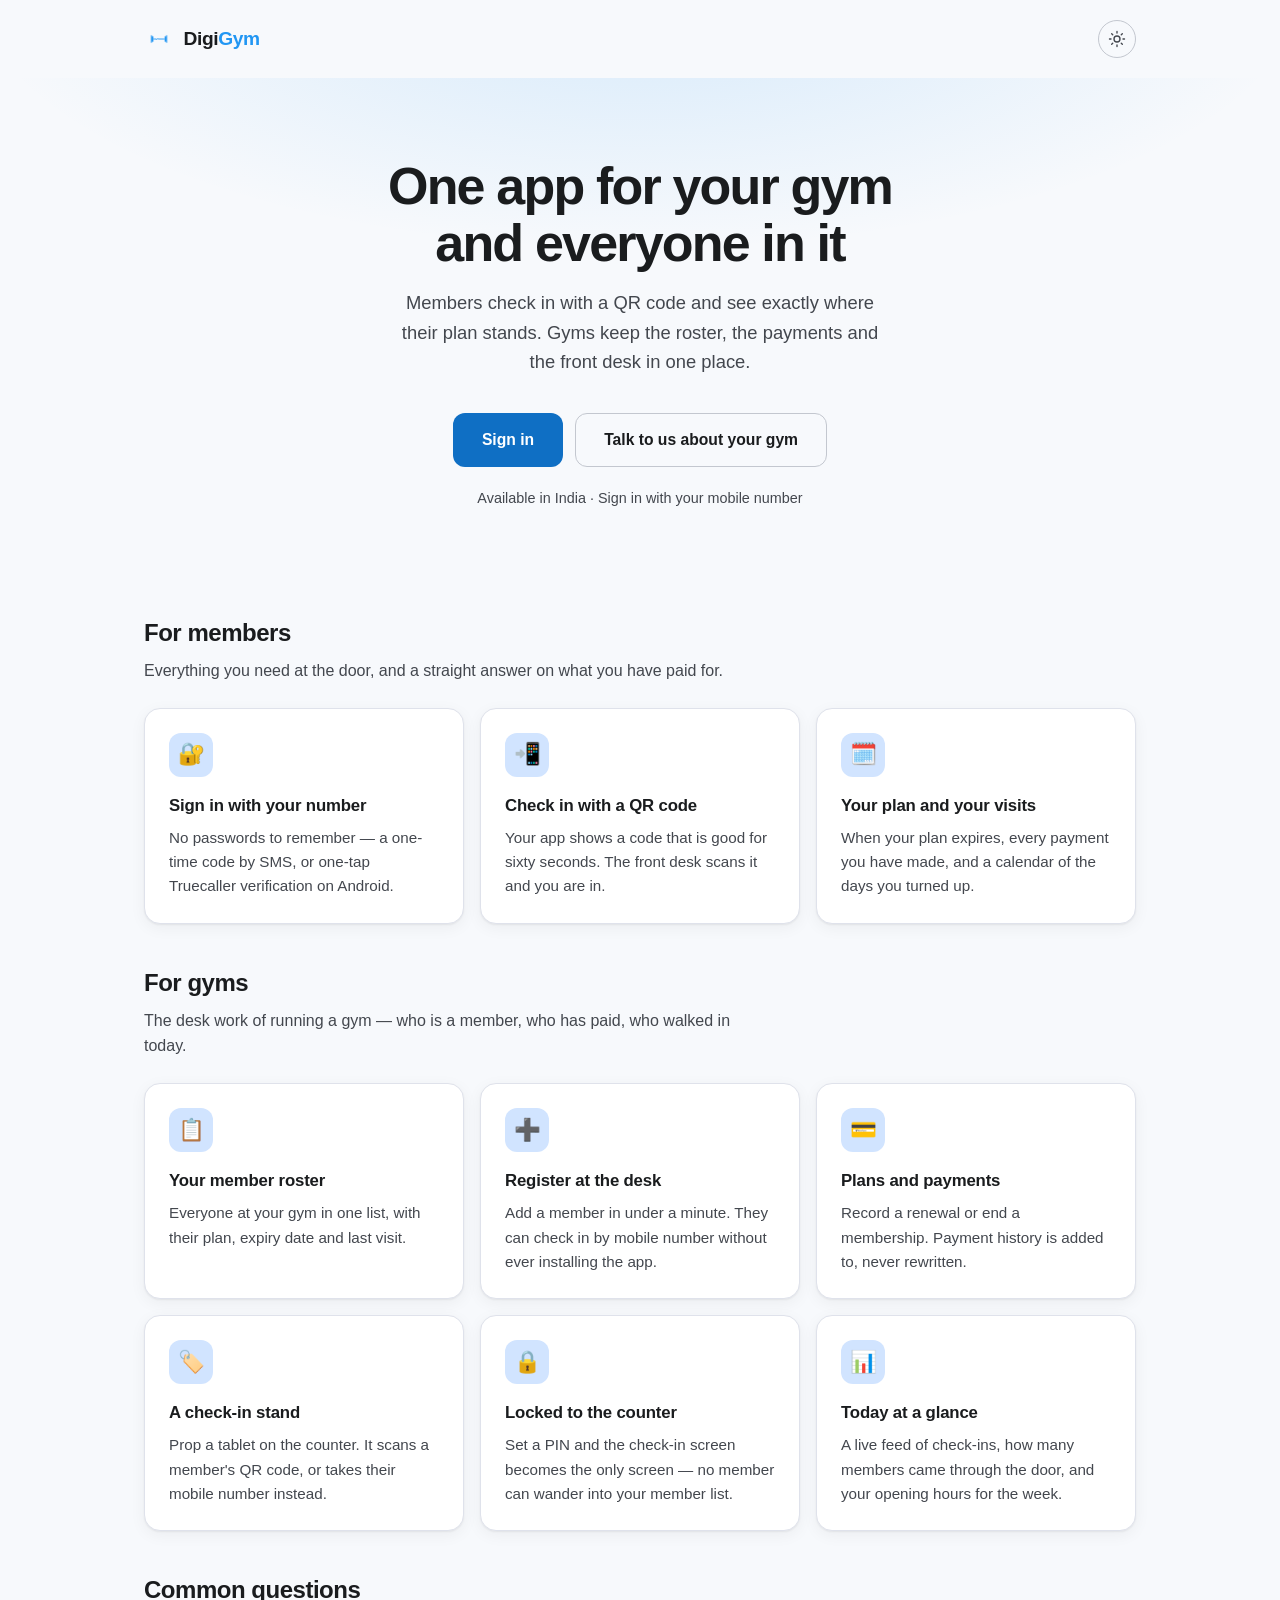
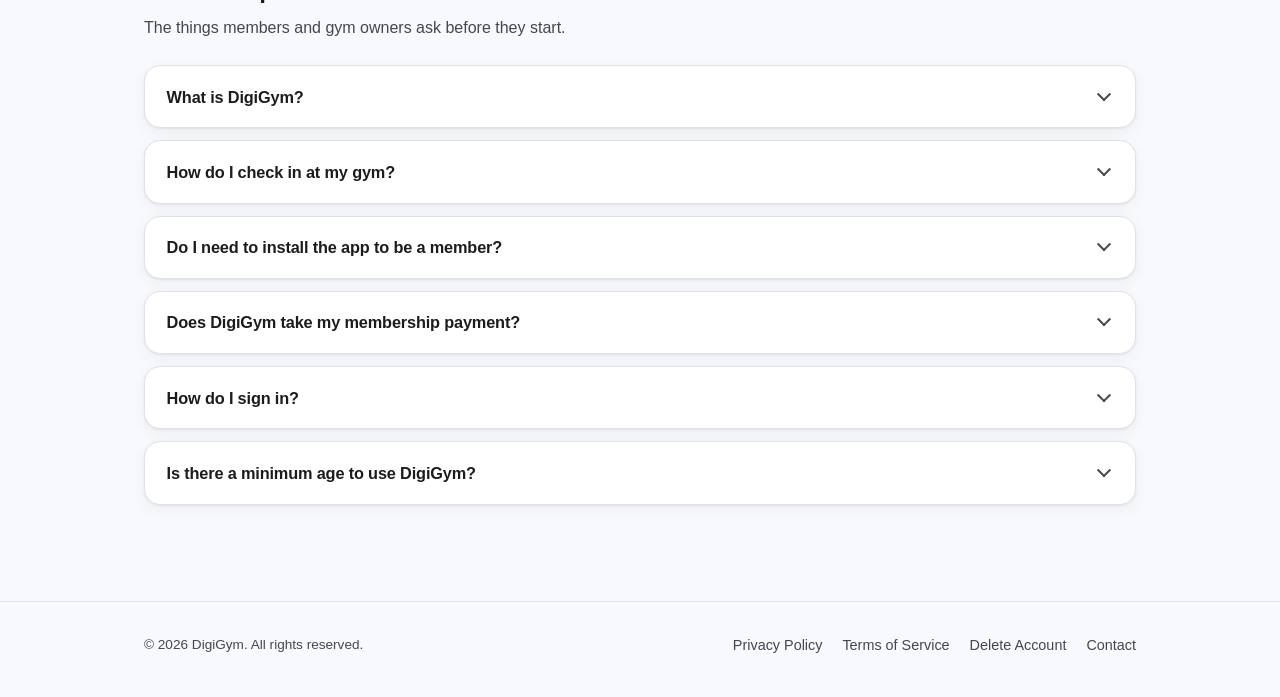
<file: index.html>
<!doctype html>
<html lang="en-IN">
<head>
<meta charset="utf-8">
<meta name="viewport" content="width=device-width, initial-scale=1">
<title>DigiGym — Gym membership and check-in, on your phone</title>
<meta name="description" content="DigiGym gives members a QR check-in and their plan at a glance, and gives gyms their roster, payments and front desk in one app. Made for gyms in India.">
<link rel="canonical" href="https://digigym.fit/">
<meta name="robots" content="index, follow, max-image-preview:large, max-snippet:-1">
<meta name="theme-color" content="#2196f3" media="(prefers-color-scheme: light)">
<meta name="theme-color" content="#101418" media="(prefers-color-scheme: dark)">

<!-- Open Graph / Twitter. Absolute URLs are required here — a scraper does not
     resolve relative paths against the page it fetched. -->
<meta property="og:type" content="website">
<meta property="og:site_name" content="DigiGym">
<meta property="og:locale" content="en_IN">
<meta property="og:url" content="https://digigym.fit/">
<meta property="og:title" content="DigiGym — Gym membership and check-in, on your phone">
<meta property="og:description" content="Members check in with a QR code and see exactly where their plan stands. Gyms keep the roster, the payments and the front desk in one place.">
<meta property="og:image" content="https://digigym.fit/assets/images/og-image.png">
<meta property="og:image:width" content="1200">
<meta property="og:image:height" content="630">
<meta property="og:image:alt" content="DigiGym — gym membership and check-in, on your phone">
<meta name="twitter:card" content="summary_large_image">
<meta name="twitter:title" content="DigiGym — Gym membership and check-in, on your phone">
<meta name="twitter:description" content="Members check in with a QR code and see exactly where their plan stands. Gyms keep the roster, the payments and the front desk in one place.">
<meta name="twitter:image" content="https://digigym.fit/assets/images/og-image.png">
<meta name="twitter:image:alt" content="DigiGym — gym membership and check-in, on your phone">

<link rel="icon" href="/favicon.ico" sizes="16x16 32x32 48x48">
<link rel="icon" type="image/png" sizes="32x32" href="/assets/images/favicon-32.png">
<link rel="icon" type="image/png" sizes="192x192" href="/assets/images/favicon-192.png">
<link rel="apple-touch-icon" href="/assets/images/apple-touch-icon.png">
<link rel="manifest" href="/site.webmanifest">
<link rel="stylesheet" href="/assets/style.css">
<script>
/* Applies a saved theme choice before first paint, so a dark-mode visitor
   never sees a white flash. Anyone who has not chosen falls through to the
   stylesheet's prefers-color-scheme block. */
(function(){try{var t=localStorage.getItem('digigym-theme');if(t==='dark'||t==='light'){document.documentElement.setAttribute('data-theme',t);}}catch(e){}})();
</script>
<script src="/assets/theme.js" defer></script>
<script type="application/ld+json">
{
  "@context": "https://schema.org",
  "@graph": [
    {
      "@type": "Organization",
      "@id": "https://digigym.fit/#organization",
      "name": "DigiGym",
      "url": "https://digigym.fit/",
      "email": "hello@digigym.fit",
      "logo": {
        "@type": "ImageObject",
        "url": "https://digigym.fit/assets/images/favicon-512.png",
        "width": 512,
        "height": 512
      },
      "image": "https://digigym.fit/assets/images/og-image.png",
      "description": "DigiGym makes gym membership and check-in software for gyms and their members in India.",
      "areaServed": { "@type": "Country", "name": "India" },
      "contactPoint": {
        "@type": "ContactPoint",
        "contactType": "customer support",
        "email": "hello@digigym.fit",
        "areaServed": "IN",
        "availableLanguage": "en"
      }
    },
    {
      "@type": "WebSite",
      "@id": "https://digigym.fit/#website",
      "url": "https://digigym.fit/",
      "name": "DigiGym",
      "description": "Gym membership and check-in software for members and gyms.",
      "inLanguage": "en-IN",
      "publisher": { "@id": "https://digigym.fit/#organization" }
    },
    {
      "@type": "WebPage",
      "@id": "https://digigym.fit/#webpage",
      "url": "https://digigym.fit/",
      "name": "DigiGym — Gym membership and check-in, on your phone",
      "description": "DigiGym gives members a QR check-in and their plan at a glance, and gives gyms their roster, payments and front desk in one app. Made for gyms in India.",
      "isPartOf": { "@id": "https://digigym.fit/#website" },
      "about": { "@id": "https://digigym.fit/#app" },
      "inLanguage": "en-IN",
      "dateModified": "2026-08-18",
      "primaryImageOfPage": {
        "@type": "ImageObject",
        "url": "https://digigym.fit/assets/images/og-image.png",
        "width": 1200,
        "height": 630
      }
    },
    {
      "@type": "MobileApplication",
      "@id": "https://digigym.fit/#app",
      "name": "DigiGym",
      "applicationCategory": "HealthAndFitnessApplication",
      "operatingSystem": "Android, iOS",
      "url": "https://digigym.fit/",
      "image": "https://digigym.fit/assets/images/favicon-512.png",
      "description": "Members check in with a QR code and see exactly where their plan stands. Gyms keep the member roster, plans, payments and the front desk in one place.",
      "publisher": { "@id": "https://digigym.fit/#organization" },
      "inLanguage": "en-IN",
      "countriesSupported": "IN",
      "featureList": [
        "Sign in with a mobile number and one-time password",
        "Truecaller one-tap verification on Android",
        "QR check-in valid for sixty seconds",
        "Membership plan, expiry date and payment history",
        "Visit history and check-in calendar",
        "Gym member roster with plan and last visit",
        "Register members at the front desk",
        "PIN-locked check-in stand for a counter tablet",
        "Live feed of today's check-ins and weekly opening hours"
      ]
    },
    {
      "@type": "FAQPage",
      "@id": "https://digigym.fit/#faq",
      "isPartOf": { "@id": "https://digigym.fit/#webpage" },
      "mainEntity": [
        {
          "@type": "Question",
          "name": "What is DigiGym?",
          "acceptedAnswer": {
            "@type": "Answer",
            "text": "DigiGym is gym membership and check-in software. Members use it to see their plan and payment history, to check in at their gym with a QR code, and to review their own visit history. Gyms use it to keep their member roster, record plans and payments, set their opening hours, and admit members at the door."
          }
        },
        {
          "@type": "Question",
          "name": "How do I check in at my gym?",
          "acceptedAnswer": {
            "@type": "Answer",
            "text": "Open the app and show the check-in code on your screen. It is valid for sixty seconds and only at that one gym, and it is used up once the front desk scans it. If you would rather not use the app, the desk can check you in by your mobile number instead."
          }
        },
        {
          "@type": "Question",
          "name": "Do I need to install the app to be a member?",
          "acceptedAnswer": {
            "@type": "Answer",
            "text": "No. Your gym can register you at the desk in under a minute, and you can then check in by mobile number without ever installing DigiGym. If you do install it later with the same number, your existing membership and payment records are matched to your account."
          }
        },
        {
          "@type": "Question",
          "name": "Does DigiGym take my membership payment?",
          "acceptedAnswer": {
            "@type": "Answer",
            "text": "No. DigiGym does not process payments. You pay your gym the way you always have, and the gym records that payment against your plan so you can see it in the app. Your membership contract is with your gym, not with DigiGym."
          }
        },
        {
          "@type": "Question",
          "name": "How do I sign in?",
          "acceptedAnswer": {
            "@type": "Answer",
            "text": "With your mobile number and a one-time password sent by SMS — there is no password to remember. On Android you can instead verify in one tap with Truecaller if you prefer."
          }
        },
        {
          "@type": "Question",
          "name": "Is there a minimum age to use DigiGym?",
          "acceptedAnswer": {
            "@type": "Answer",
            "text": "Yes. You must be at least 18 years old to create a DigiGym account and use the app."
          }
        }
      ]
    }
  ]
}
</script>
</head>
<body>
<header class="site">
  <a class="brand" href="/">
    <img src="/assets/images/logo.png" alt="" width="30" height="30">
    Digi<span>Gym</span>
  </a>
  <button class="theme-toggle" type="button" aria-label="Switch theme">
    <svg class="icon-sun" viewBox="0 0 24 24" aria-hidden="true">
      <circle cx="12" cy="12" r="4"></circle>
      <path d="M12 2v2M12 20v2M4.9 4.9l1.4 1.4M17.7 17.7l1.4 1.4M2 12h2M20 12h2M4.9 19.1l1.4-1.4M17.7 6.3l1.4-1.4"></path>
    </svg>
    <svg class="icon-moon" viewBox="0 0 24 24" aria-hidden="true">
      <path d="M21 12.8A9 9 0 1 1 11.2 3a7 7 0 0 0 9.8 9.8z"></path>
    </svg>
  </button>
</header>

<main>
<section class="hero">
  <h1><span class="line">One app for your gym</span> <span class="line">and everyone in it</span></h1>
  <p class="tagline">Members check in with a QR code and see exactly where their plan stands. Gyms keep the roster, the payments and the front desk in one place.</p>
  <div class="cta-row">
    <!-- The web app. Signing in creates the account on first OTP, so this is
         the way in for a new member as well as a returning one.
         TODO: add a Play Store button alongside once com.digigym.fit ships. -->
    <a class="btn btn-primary" href="https://dashboard.digigym.fit">Sign in</a>
    <a class="btn btn-secondary" href="mailto:hello@digigym.fit">Talk to us about your gym</a>
  </div>
  <p class="hero-note">Available in India · Sign in with your mobile number</p>
</section>

<section class="section" id="members">
  <h2 class="section-title">For members</h2>
  <p class="section-lead">Everything you need at the door, and a straight answer on what you have paid for.</p>
  <div class="features">
    <div class="feature">
      <div class="icon" aria-hidden="true">🔐</div>
      <h3>Sign in with your number</h3>
      <p>No passwords to remember — a one-time code by SMS, or one-tap Truecaller verification on Android.</p>
    </div>
    <div class="feature">
      <div class="icon" aria-hidden="true">📲</div>
      <h3>Check in with a QR code</h3>
      <p>Your app shows a code that is good for sixty seconds. The front desk scans it and you are in.</p>
    </div>
    <div class="feature">
      <div class="icon" aria-hidden="true">🗓️</div>
      <h3>Your plan and your visits</h3>
      <p>When your plan expires, every payment you have made, and a calendar of the days you turned up.</p>
    </div>
  </div>
</section>

<section class="section" id="gyms">
  <h2 class="section-title">For gyms</h2>
  <p class="section-lead">The desk work of running a gym — who is a member, who has paid, who walked in today.</p>
  <div class="features">
    <div class="feature">
      <div class="icon" aria-hidden="true">📋</div>
      <h3>Your member roster</h3>
      <p>Everyone at your gym in one list, with their plan, expiry date and last visit.</p>
    </div>
    <div class="feature">
      <div class="icon" aria-hidden="true">➕</div>
      <h3>Register at the desk</h3>
      <p>Add a member in under a minute. They can check in by mobile number without ever installing the app.</p>
    </div>
    <div class="feature">
      <div class="icon" aria-hidden="true">💳</div>
      <h3>Plans and payments</h3>
      <p>Record a renewal or end a membership. Payment history is added to, never rewritten.</p>
    </div>
    <div class="feature">
      <div class="icon" aria-hidden="true">🏷️</div>
      <h3>A check-in stand</h3>
      <p>Prop a tablet on the counter. It scans a member's QR code, or takes their mobile number instead.</p>
    </div>
    <div class="feature">
      <div class="icon" aria-hidden="true">🔒</div>
      <h3>Locked to the counter</h3>
      <p>Set a PIN and the check-in screen becomes the only screen — no member can wander into your member list.</p>
    </div>
    <div class="feature">
      <div class="icon" aria-hidden="true">📊</div>
      <h3>Today at a glance</h3>
      <p>A live feed of check-ins, how many members came through the door, and your opening hours for the week.</p>
    </div>
  </div>
</section>

<section class="section" id="faq">
  <h2 class="section-title">Common questions</h2>
  <p class="section-lead">The things members and gym owners ask before they start.</p>
  <div class="faq">
    <details class="faq-item">
      <summary>What is DigiGym?</summary>
      <p>DigiGym is gym membership and check-in software. Members use it to see their plan and payment history, to check in at their gym with a QR code, and to review their own visit history. Gyms use it to keep their member roster, record plans and payments, set their opening hours, and admit members at the door.</p>
    </details>
    <details class="faq-item">
      <summary>How do I check in at my gym?</summary>
      <p>Open the app and show the check-in code on your screen. It is valid for sixty seconds and only at that one gym, and it is used up once the front desk scans it. If you would rather not use the app, the desk can check you in by your mobile number instead.</p>
    </details>
    <details class="faq-item">
      <summary>Do I need to install the app to be a member?</summary>
      <p>No. Your gym can register you at the desk in under a minute, and you can then check in by mobile number without ever installing DigiGym. If you do install it later with the same number, your existing membership and payment records are matched to your account.</p>
    </details>
    <details class="faq-item">
      <summary>Does DigiGym take my membership payment?</summary>
      <p>No. DigiGym does not process payments. You pay your gym the way you always have, and the gym records that payment against your plan so you can see it in the app. Your membership contract is with your gym, not with DigiGym.</p>
    </details>
    <details class="faq-item">
      <summary>How do I sign in?</summary>
      <p>With your mobile number and a one-time password sent by SMS — there is no password to remember. On Android you can instead verify in one tap with Truecaller if you prefer.</p>
    </details>
    <details class="faq-item">
      <summary>Is there a minimum age to use DigiGym?</summary>
      <p>Yes. You must be at least 18 years old to create a DigiGym account and use the app.</p>
    </details>
  </div>
</section>
</main>

<footer class="site">
  <div class="wrap">
    <div class="copyright">&copy; 2026 DigiGym. All rights reserved.</div>
    <nav class="legal-links" aria-label="Legal">
      <a href="/privacy-policy.html">Privacy Policy</a>
      <a href="/terms-of-service.html">Terms of Service</a>
      <a href="/delete-account.html">Delete Account</a>
      <a href="mailto:hello@digigym.fit">Contact</a>
    </nav>
  </div>
</footer>
</body>
</html>
</file>
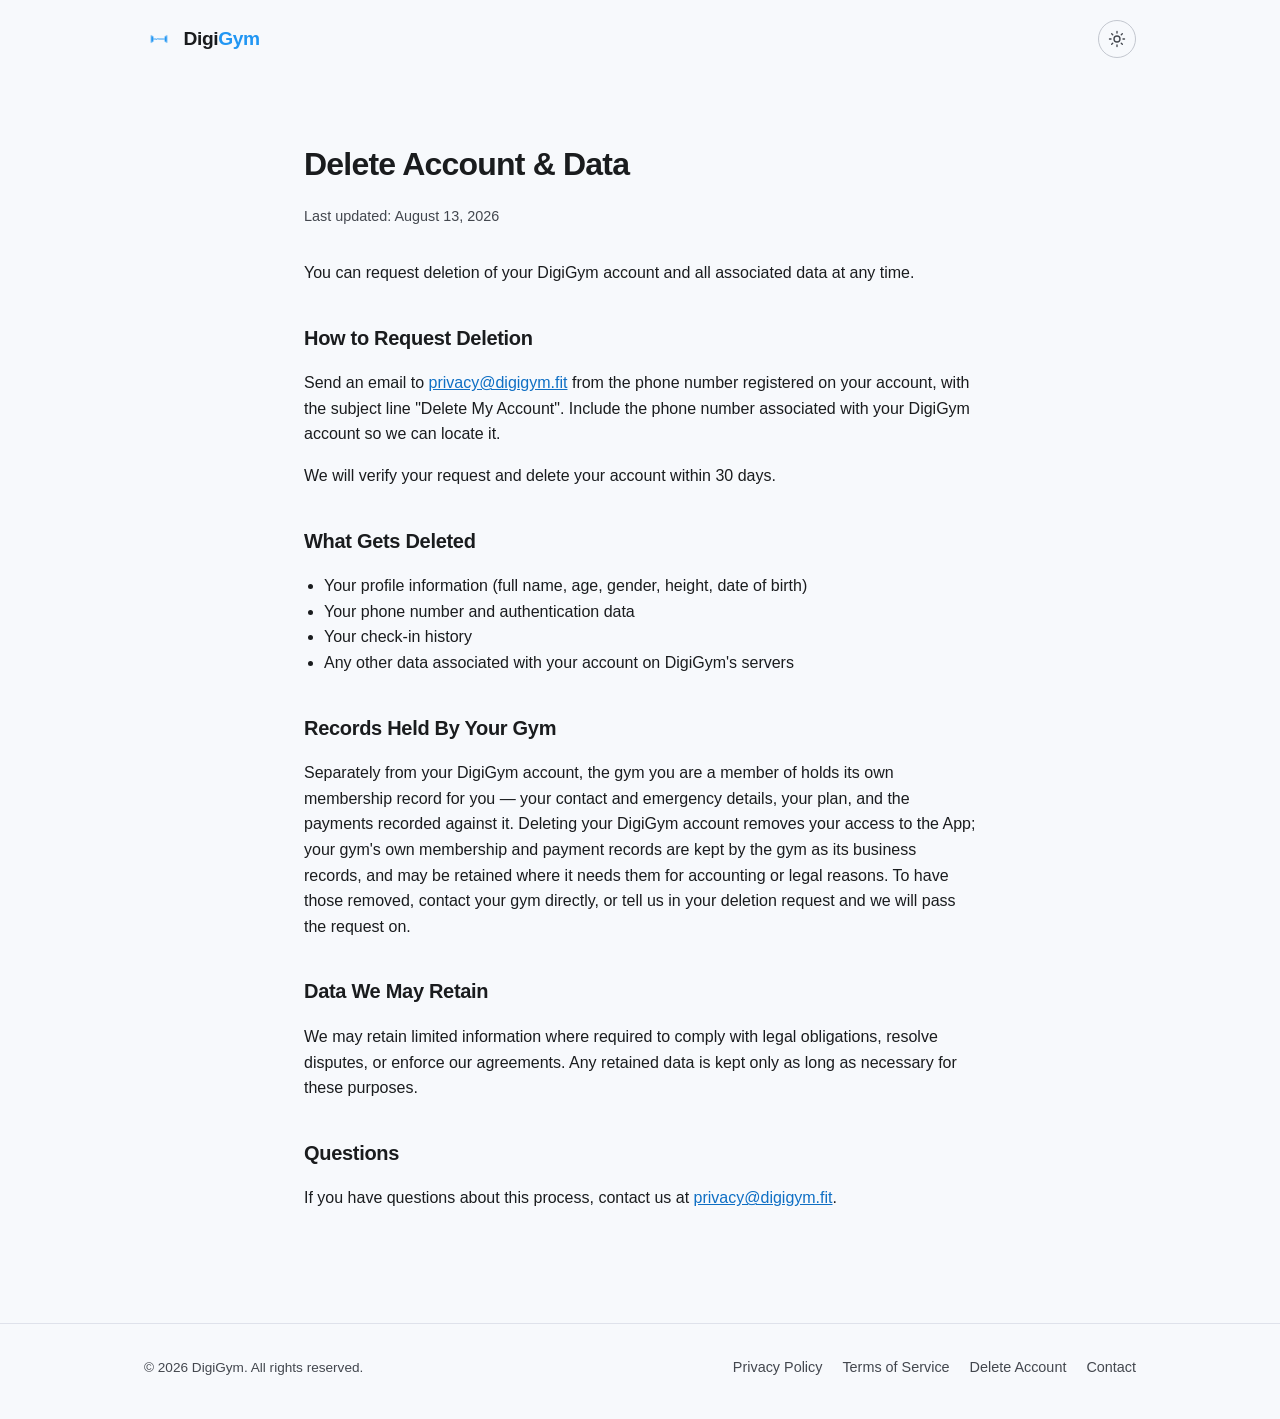
<file: delete-account.html>
<!doctype html>
<html lang="en-IN">
<head>
<meta charset="utf-8">
<meta name="viewport" content="width=device-width, initial-scale=1">
<title>Delete Account &amp; Data — DigiGym</title>
<meta name="description" content="How to request deletion of your DigiGym account and associated data, what gets deleted, and what your gym keeps as its own records.">
<link rel="canonical" href="https://digigym.fit/delete-account.html">
<meta name="robots" content="index, follow, max-image-preview:large, max-snippet:-1">
<meta name="theme-color" content="#2196f3" media="(prefers-color-scheme: light)">
<meta name="theme-color" content="#101418" media="(prefers-color-scheme: dark)">

<meta property="og:type" content="article">
<meta property="og:site_name" content="DigiGym">
<meta property="og:locale" content="en_IN">
<meta property="og:url" content="https://digigym.fit/delete-account.html">
<meta property="og:title" content="Delete Account &amp; Data — DigiGym">
<meta property="og:description" content="How to request deletion of your DigiGym account and associated data.">
<meta property="og:image" content="https://digigym.fit/assets/images/og-image.png">
<meta property="og:image:width" content="1200">
<meta property="og:image:height" content="630">
<meta property="og:image:alt" content="DigiGym — gym membership and check-in, on your phone">
<meta name="twitter:card" content="summary_large_image">
<meta name="twitter:title" content="Delete Account &amp; Data — DigiGym">
<meta name="twitter:description" content="How to request deletion of your DigiGym account and associated data.">
<meta name="twitter:image" content="https://digigym.fit/assets/images/og-image.png">

<link rel="icon" href="/favicon.ico" sizes="16x16 32x32 48x48">
<link rel="icon" type="image/png" sizes="32x32" href="/assets/images/favicon-32.png">
<link rel="icon" type="image/png" sizes="192x192" href="/assets/images/favicon-192.png">
<link rel="apple-touch-icon" href="/assets/images/apple-touch-icon.png">
<link rel="manifest" href="/site.webmanifest">
<link rel="stylesheet" href="/assets/style.css">
<script>
/* Applies a saved theme choice before first paint, so a dark-mode visitor
   never sees a white flash. Anyone who has not chosen falls through to the
   stylesheet's prefers-color-scheme block. */
(function(){try{var t=localStorage.getItem('digigym-theme');if(t==='dark'||t==='light'){document.documentElement.setAttribute('data-theme',t);}}catch(e){}})();
</script>
<script src="/assets/theme.js" defer></script>
<script type="application/ld+json">
{
  "@context": "https://schema.org",
  "@type": "WebPage",
  "name": "Delete Account & Data — DigiGym",
  "url": "https://digigym.fit/delete-account.html",
  "description": "How to request deletion of your DigiGym account and associated data.",
  "inLanguage": "en-IN",
  "dateModified": "2026-08-13",
  "isPartOf": { "@type": "WebSite", "@id": "https://digigym.fit/#website" },
  "publisher": { "@type": "Organization", "@id": "https://digigym.fit/#organization", "name": "DigiGym" },
  "breadcrumb": {
    "@type": "BreadcrumbList",
    "itemListElement": [
      { "@type": "ListItem", "position": 1, "name": "DigiGym", "item": "https://digigym.fit/" },
      { "@type": "ListItem", "position": 2, "name": "Delete Account & Data" }
    ]
  }
}
</script>
</head>
<body>
<header class="site">
  <a class="brand" href="/">
    <img src="/assets/images/logo.png" alt="" width="30" height="30">
    Digi<span>Gym</span>
  </a>
  <button class="theme-toggle" type="button" aria-label="Switch theme">
    <svg class="icon-sun" viewBox="0 0 24 24" aria-hidden="true">
      <circle cx="12" cy="12" r="4"></circle>
      <path d="M12 2v2M12 20v2M4.9 4.9l1.4 1.4M17.7 17.7l1.4 1.4M2 12h2M20 12h2M4.9 19.1l1.4-1.4M17.7 6.3l1.4-1.4"></path>
    </svg>
    <svg class="icon-moon" viewBox="0 0 24 24" aria-hidden="true">
      <path d="M21 12.8A9 9 0 1 1 11.2 3a7 7 0 0 0 9.8 9.8z"></path>
    </svg>
  </button>
</header>

<main class="wrap-text">
  <h1>Delete Account &amp; Data</h1>
  <p class="updated">Last updated: August 13, 2026</p>

  <p>You can request deletion of your DigiGym account and all associated data at any time.</p>

  <h2>How to Request Deletion</h2>
  <p>Send an email to <a href="mailto:privacy@digigym.fit?subject=Delete%20My%20DigiGym%20Account">privacy@digigym.fit</a> from the phone number registered on your account, with the subject line "Delete My Account". Include the phone number associated with your DigiGym account so we can locate it.</p>

  <p>We will verify your request and delete your account within 30 days.</p>

  <h2>What Gets Deleted</h2>
  <ul>
    <li>Your profile information (full name, age, gender, height, date of birth)</li>
    <li>Your phone number and authentication data</li>
    <li>Your check-in history</li>
    <li>Any other data associated with your account on DigiGym's servers</li>
  </ul>

  <h2>Records Held By Your Gym</h2>
  <p>Separately from your DigiGym account, the gym you are a member of holds its own membership record for you — your contact and emergency details, your plan, and the payments recorded against it. Deleting your DigiGym account removes your access to the App; your gym's own membership and payment records are kept by the gym as its business records, and may be retained where it needs them for accounting or legal reasons. To have those removed, contact your gym directly, or tell us in your deletion request and we will pass the request on.</p>

  <h2>Data We May Retain</h2>
  <p>We may retain limited information where required to comply with legal obligations, resolve disputes, or enforce our agreements. Any retained data is kept only as long as necessary for these purposes.</p>

  <h2>Questions</h2>
  <p>If you have questions about this process, contact us at <a href="mailto:privacy@digigym.fit">privacy@digigym.fit</a>.</p>
</main>

<footer class="site">
  <div class="wrap">
    <div class="copyright">&copy; 2026 DigiGym. All rights reserved.</div>
    <nav class="legal-links" aria-label="Legal">
      <a href="/privacy-policy.html">Privacy Policy</a>
      <a href="/terms-of-service.html">Terms of Service</a>
      <a href="/delete-account.html">Delete Account</a>
      <a href="mailto:hello@digigym.fit">Contact</a>
    </nav>
  </div>
</footer>
</body>
</html>
</file>
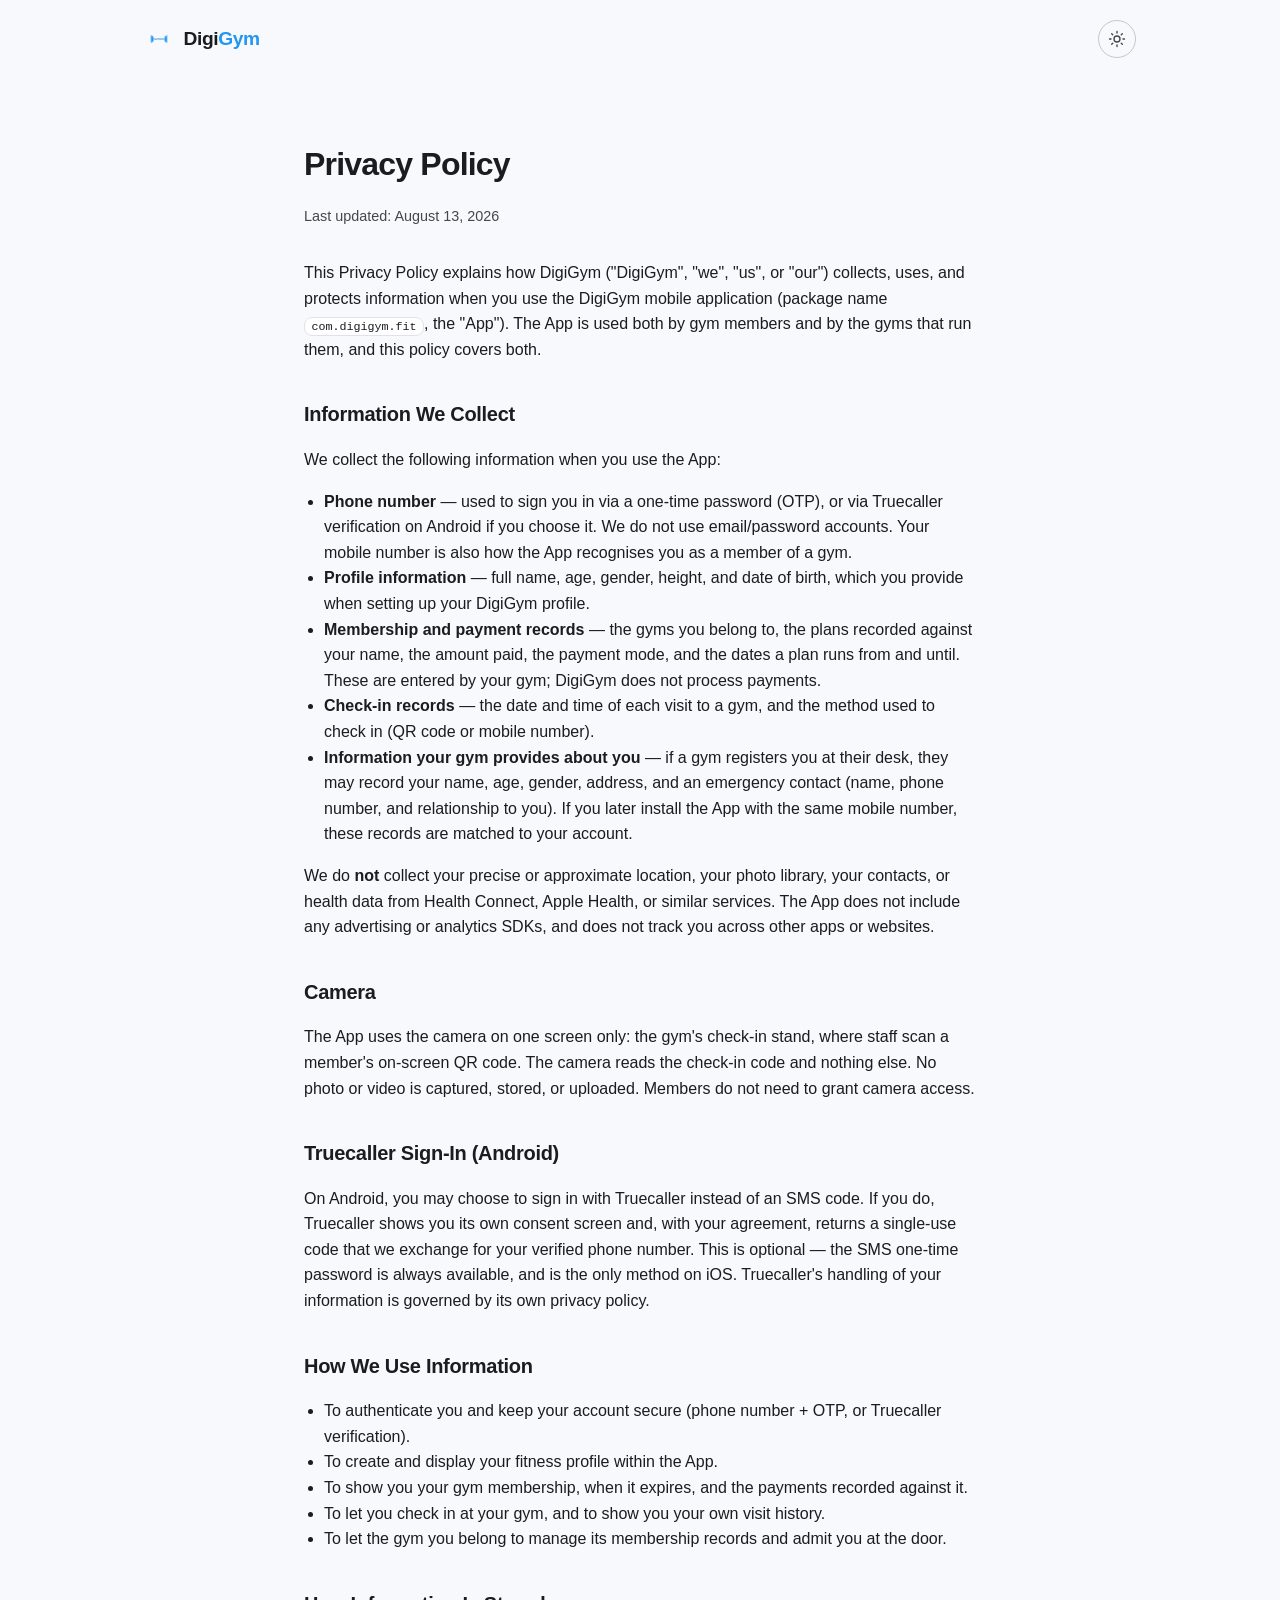
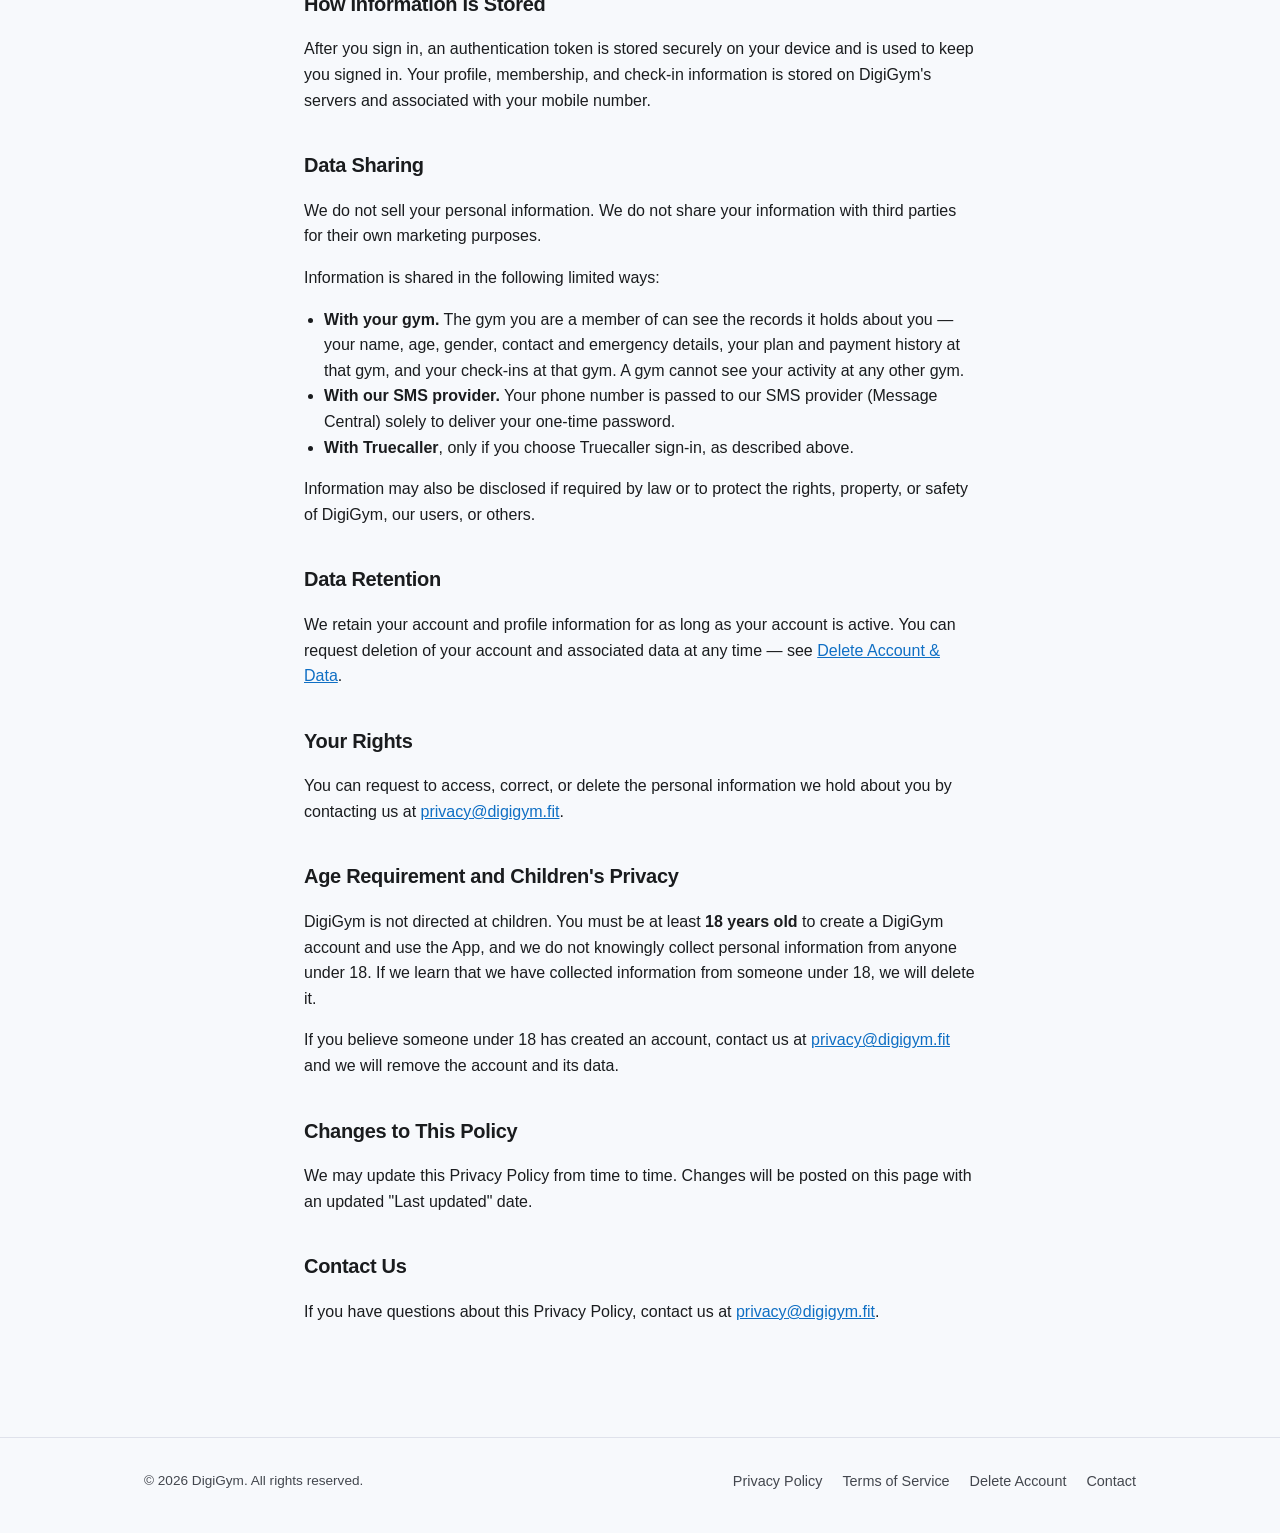
<file: privacy-policy.html>
<!doctype html>
<html lang="en-IN">
<head>
<meta charset="utf-8">
<meta name="viewport" content="width=device-width, initial-scale=1">
<title>Privacy Policy — DigiGym</title>
<meta name="description" content="How the DigiGym mobile app collects, uses and protects your information — what we store, who we share it with, and how to have it deleted.">
<link rel="canonical" href="https://digigym.fit/privacy-policy.html">
<meta name="robots" content="index, follow, max-image-preview:large, max-snippet:-1">
<meta name="theme-color" content="#2196f3" media="(prefers-color-scheme: light)">
<meta name="theme-color" content="#101418" media="(prefers-color-scheme: dark)">

<meta property="og:type" content="article">
<meta property="og:site_name" content="DigiGym">
<meta property="og:locale" content="en_IN">
<meta property="og:url" content="https://digigym.fit/privacy-policy.html">
<meta property="og:title" content="Privacy Policy — DigiGym">
<meta property="og:description" content="How the DigiGym mobile app collects, uses and protects your information.">
<meta property="og:image" content="https://digigym.fit/assets/images/og-image.png">
<meta property="og:image:width" content="1200">
<meta property="og:image:height" content="630">
<meta property="og:image:alt" content="DigiGym — gym membership and check-in, on your phone">
<meta name="twitter:card" content="summary_large_image">
<meta name="twitter:title" content="Privacy Policy — DigiGym">
<meta name="twitter:description" content="How the DigiGym mobile app collects, uses and protects your information.">
<meta name="twitter:image" content="https://digigym.fit/assets/images/og-image.png">

<link rel="icon" href="/favicon.ico" sizes="16x16 32x32 48x48">
<link rel="icon" type="image/png" sizes="32x32" href="/assets/images/favicon-32.png">
<link rel="icon" type="image/png" sizes="192x192" href="/assets/images/favicon-192.png">
<link rel="apple-touch-icon" href="/assets/images/apple-touch-icon.png">
<link rel="manifest" href="/site.webmanifest">
<link rel="stylesheet" href="/assets/style.css">
<script>
/* Applies a saved theme choice before first paint, so a dark-mode visitor
   never sees a white flash. Anyone who has not chosen falls through to the
   stylesheet's prefers-color-scheme block. */
(function(){try{var t=localStorage.getItem('digigym-theme');if(t==='dark'||t==='light'){document.documentElement.setAttribute('data-theme',t);}}catch(e){}})();
</script>
<script src="/assets/theme.js" defer></script>
<script type="application/ld+json">
{
  "@context": "https://schema.org",
  "@type": "WebPage",
  "name": "Privacy Policy — DigiGym",
  "url": "https://digigym.fit/privacy-policy.html",
  "description": "How the DigiGym mobile app collects, uses and protects your information.",
  "inLanguage": "en-IN",
  "dateModified": "2026-08-13",
  "isPartOf": { "@type": "WebSite", "@id": "https://digigym.fit/#website" },
  "publisher": { "@type": "Organization", "@id": "https://digigym.fit/#organization", "name": "DigiGym" },
  "breadcrumb": {
    "@type": "BreadcrumbList",
    "itemListElement": [
      { "@type": "ListItem", "position": 1, "name": "DigiGym", "item": "https://digigym.fit/" },
      { "@type": "ListItem", "position": 2, "name": "Privacy Policy" }
    ]
  }
}
</script>
</head>
<body>
<header class="site">
  <a class="brand" href="/">
    <img src="/assets/images/logo.png" alt="" width="30" height="30">
    Digi<span>Gym</span>
  </a>
  <button class="theme-toggle" type="button" aria-label="Switch theme">
    <svg class="icon-sun" viewBox="0 0 24 24" aria-hidden="true">
      <circle cx="12" cy="12" r="4"></circle>
      <path d="M12 2v2M12 20v2M4.9 4.9l1.4 1.4M17.7 17.7l1.4 1.4M2 12h2M20 12h2M4.9 19.1l1.4-1.4M17.7 6.3l1.4-1.4"></path>
    </svg>
    <svg class="icon-moon" viewBox="0 0 24 24" aria-hidden="true">
      <path d="M21 12.8A9 9 0 1 1 11.2 3a7 7 0 0 0 9.8 9.8z"></path>
    </svg>
  </button>
</header>

<main class="wrap-text">
  <h1>Privacy Policy</h1>
  <p class="updated">Last updated: August 13, 2026</p>

  <p>This Privacy Policy explains how DigiGym ("DigiGym", "we", "us", or "our") collects, uses, and protects information when you use the DigiGym mobile application (package name <code>com.digigym.fit</code>, the "App"). The App is used both by gym members and by the gyms that run them, and this policy covers both.</p>

  <h2>Information We Collect</h2>
  <p>We collect the following information when you use the App:</p>
  <ul>
    <li><strong>Phone number</strong> — used to sign you in via a one-time password (OTP), or via Truecaller verification on Android if you choose it. We do not use email/password accounts. Your mobile number is also how the App recognises you as a member of a gym.</li>
    <li><strong>Profile information</strong> — full name, age, gender, height, and date of birth, which you provide when setting up your DigiGym profile.</li>
    <li><strong>Membership and payment records</strong> — the gyms you belong to, the plans recorded against your name, the amount paid, the payment mode, and the dates a plan runs from and until. These are entered by your gym; DigiGym does not process payments.</li>
    <li><strong>Check-in records</strong> — the date and time of each visit to a gym, and the method used to check in (QR code or mobile number).</li>
    <li><strong>Information your gym provides about you</strong> — if a gym registers you at their desk, they may record your name, age, gender, address, and an emergency contact (name, phone number, and relationship to you). If you later install the App with the same mobile number, these records are matched to your account.</li>
  </ul>
  <p>We do <strong>not</strong> collect your precise or approximate location, your photo library, your contacts, or health data from Health Connect, Apple Health, or similar services. The App does not include any advertising or analytics SDKs, and does not track you across other apps or websites.</p>

  <h2>Camera</h2>
  <p>The App uses the camera on one screen only: the gym's check-in stand, where staff scan a member's on-screen QR code. The camera reads the check-in code and nothing else. No photo or video is captured, stored, or uploaded. Members do not need to grant camera access.</p>

  <h2>Truecaller Sign-In (Android)</h2>
  <p>On Android, you may choose to sign in with Truecaller instead of an SMS code. If you do, Truecaller shows you its own consent screen and, with your agreement, returns a single-use code that we exchange for your verified phone number. This is optional — the SMS one-time password is always available, and is the only method on iOS. Truecaller's handling of your information is governed by its own privacy policy.</p>

  <h2>How We Use Information</h2>
  <ul>
    <li>To authenticate you and keep your account secure (phone number + OTP, or Truecaller verification).</li>
    <li>To create and display your fitness profile within the App.</li>
    <li>To show you your gym membership, when it expires, and the payments recorded against it.</li>
    <li>To let you check in at your gym, and to show you your own visit history.</li>
    <li>To let the gym you belong to manage its membership records and admit you at the door.</li>
  </ul>

  <h2>How Information Is Stored</h2>
  <p>After you sign in, an authentication token is stored securely on your device and is used to keep you signed in. Your profile, membership, and check-in information is stored on DigiGym's servers and associated with your mobile number.</p>

  <h2>Data Sharing</h2>
  <p>We do not sell your personal information. We do not share your information with third parties for their own marketing purposes.</p>
  <p>Information is shared in the following limited ways:</p>
  <ul>
    <li><strong>With your gym.</strong> The gym you are a member of can see the records it holds about you — your name, age, gender, contact and emergency details, your plan and payment history at that gym, and your check-ins at that gym. A gym cannot see your activity at any other gym.</li>
    <li><strong>With our SMS provider.</strong> Your phone number is passed to our SMS provider (Message Central) solely to deliver your one-time password.</li>
    <li><strong>With Truecaller</strong>, only if you choose Truecaller sign-in, as described above.</li>
  </ul>
  <p>Information may also be disclosed if required by law or to protect the rights, property, or safety of DigiGym, our users, or others.</p>

  <h2>Data Retention</h2>
  <p>We retain your account and profile information for as long as your account is active. You can request deletion of your account and associated data at any time — see <a href="/delete-account.html">Delete Account &amp; Data</a>.</p>

  <h2>Your Rights</h2>
  <p>You can request to access, correct, or delete the personal information we hold about you by contacting us at <a href="mailto:privacy@digigym.fit">privacy@digigym.fit</a>.</p>

  <h2>Age Requirement and Children's Privacy</h2>
  <p>DigiGym is not directed at children. You must be at least <strong>18 years old</strong> to create a DigiGym account and use the App, and we do not knowingly collect personal information from anyone under 18. If we learn that we have collected information from someone under 18, we will delete it.</p>
  <p>If you believe someone under 18 has created an account, contact us at <a href="mailto:privacy@digigym.fit">privacy@digigym.fit</a> and we will remove the account and its data.</p>

  <h2>Changes to This Policy</h2>
  <p>We may update this Privacy Policy from time to time. Changes will be posted on this page with an updated "Last updated" date.</p>

  <h2>Contact Us</h2>
  <p>If you have questions about this Privacy Policy, contact us at <a href="mailto:privacy@digigym.fit">privacy@digigym.fit</a>.</p>
</main>

<footer class="site">
  <div class="wrap">
    <div class="copyright">&copy; 2026 DigiGym. All rights reserved.</div>
    <nav class="legal-links" aria-label="Legal">
      <a href="/privacy-policy.html">Privacy Policy</a>
      <a href="/terms-of-service.html">Terms of Service</a>
      <a href="/delete-account.html">Delete Account</a>
      <a href="mailto:hello@digigym.fit">Contact</a>
    </nav>
  </div>
</footer>
</body>
</html>
</file>
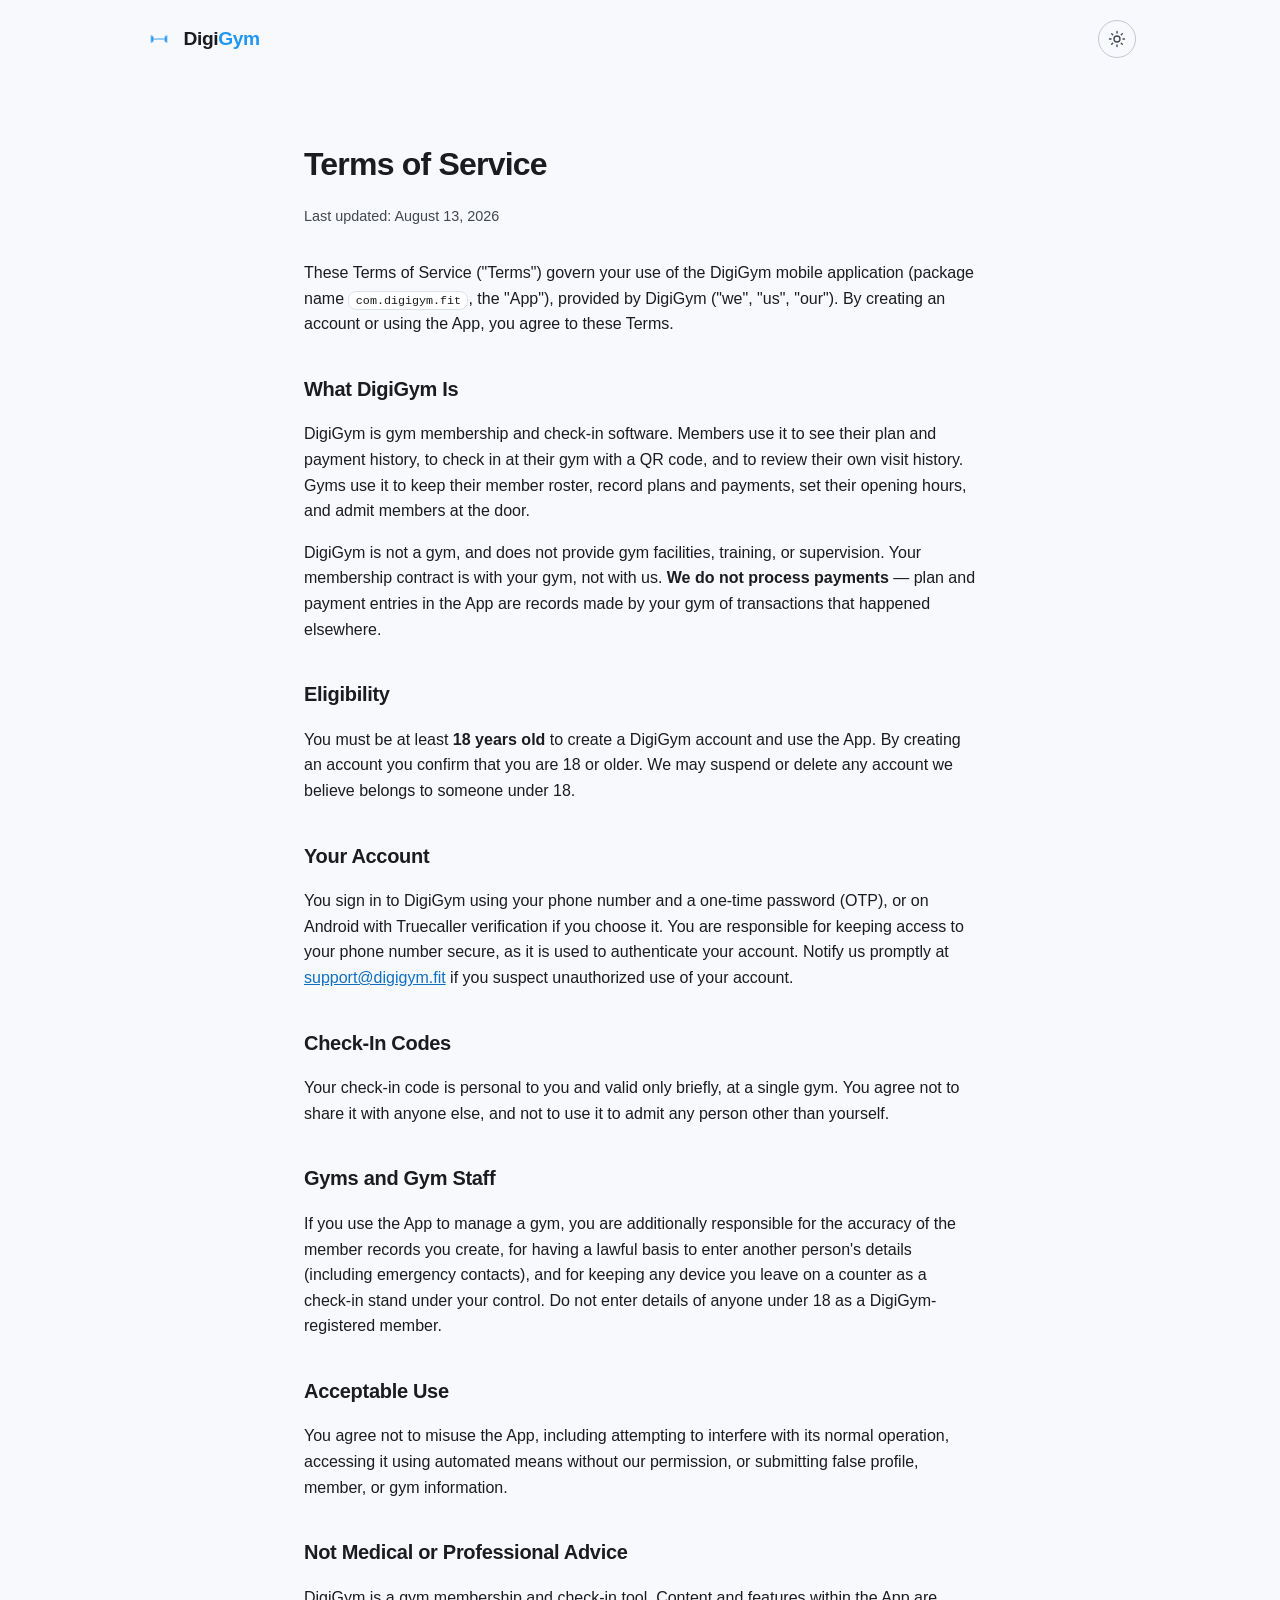
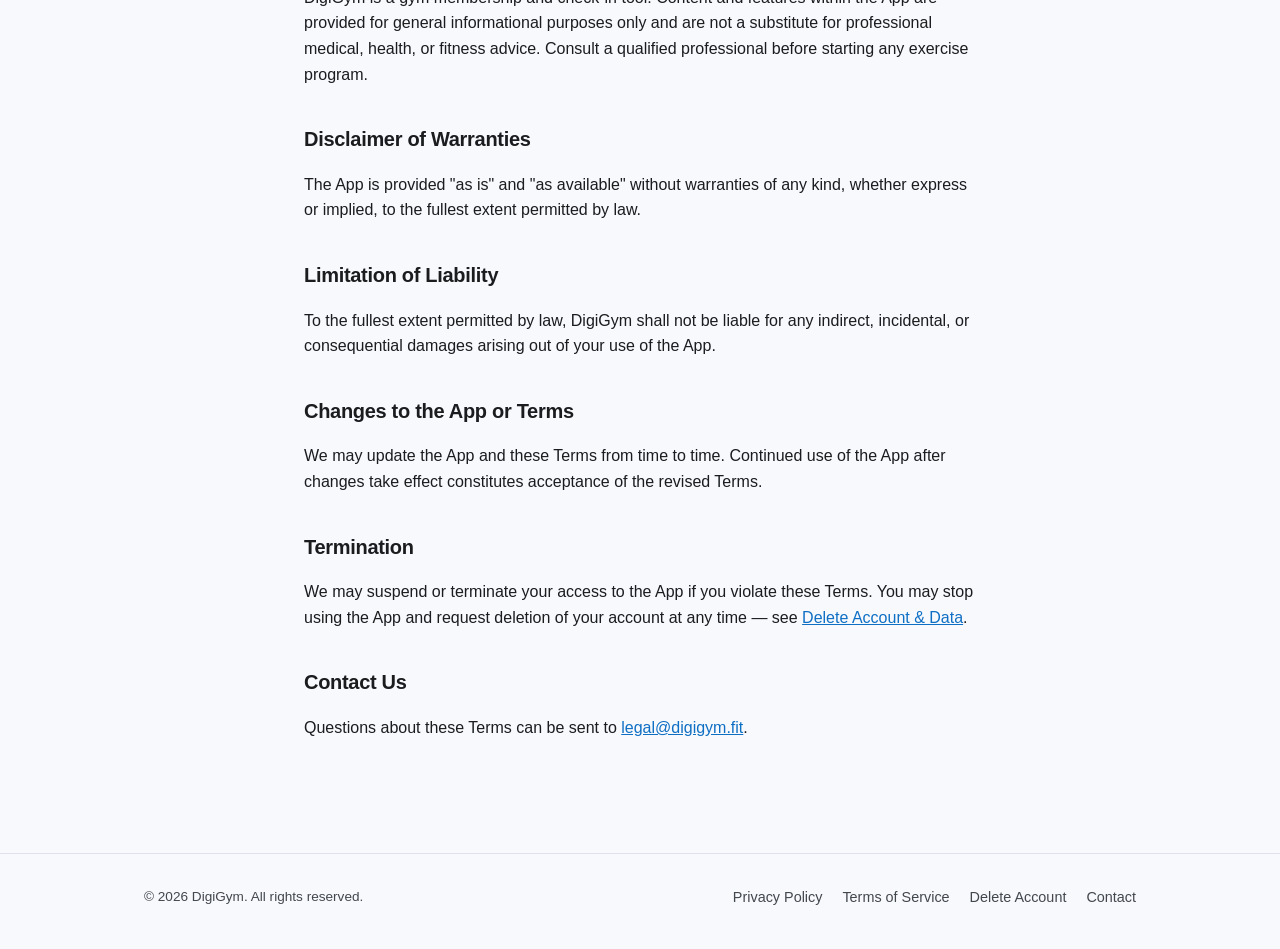
<file: terms-of-service.html>
<!doctype html>
<html lang="en-IN">
<head>
<meta charset="utf-8">
<meta name="viewport" content="width=device-width, initial-scale=1">
<title>Terms of Service — DigiGym</title>
<meta name="description" content="The terms that govern your use of the DigiGym mobile app — what DigiGym is, who may use it, and the rules for members, gyms and check-in codes.">
<link rel="canonical" href="https://digigym.fit/terms-of-service.html">
<meta name="robots" content="index, follow, max-image-preview:large, max-snippet:-1">
<meta name="theme-color" content="#2196f3" media="(prefers-color-scheme: light)">
<meta name="theme-color" content="#101418" media="(prefers-color-scheme: dark)">

<meta property="og:type" content="article">
<meta property="og:site_name" content="DigiGym">
<meta property="og:locale" content="en_IN">
<meta property="og:url" content="https://digigym.fit/terms-of-service.html">
<meta property="og:title" content="Terms of Service — DigiGym">
<meta property="og:description" content="The terms that govern your use of the DigiGym mobile app.">
<meta property="og:image" content="https://digigym.fit/assets/images/og-image.png">
<meta property="og:image:width" content="1200">
<meta property="og:image:height" content="630">
<meta property="og:image:alt" content="DigiGym — gym membership and check-in, on your phone">
<meta name="twitter:card" content="summary_large_image">
<meta name="twitter:title" content="Terms of Service — DigiGym">
<meta name="twitter:description" content="The terms that govern your use of the DigiGym mobile app.">
<meta name="twitter:image" content="https://digigym.fit/assets/images/og-image.png">

<link rel="icon" href="/favicon.ico" sizes="16x16 32x32 48x48">
<link rel="icon" type="image/png" sizes="32x32" href="/assets/images/favicon-32.png">
<link rel="icon" type="image/png" sizes="192x192" href="/assets/images/favicon-192.png">
<link rel="apple-touch-icon" href="/assets/images/apple-touch-icon.png">
<link rel="manifest" href="/site.webmanifest">
<link rel="stylesheet" href="/assets/style.css">
<script>
/* Applies a saved theme choice before first paint, so a dark-mode visitor
   never sees a white flash. Anyone who has not chosen falls through to the
   stylesheet's prefers-color-scheme block. */
(function(){try{var t=localStorage.getItem('digigym-theme');if(t==='dark'||t==='light'){document.documentElement.setAttribute('data-theme',t);}}catch(e){}})();
</script>
<script src="/assets/theme.js" defer></script>
<script type="application/ld+json">
{
  "@context": "https://schema.org",
  "@type": "WebPage",
  "name": "Terms of Service — DigiGym",
  "url": "https://digigym.fit/terms-of-service.html",
  "description": "The terms that govern your use of the DigiGym mobile app.",
  "inLanguage": "en-IN",
  "dateModified": "2026-08-13",
  "isPartOf": { "@type": "WebSite", "@id": "https://digigym.fit/#website" },
  "publisher": { "@type": "Organization", "@id": "https://digigym.fit/#organization", "name": "DigiGym" },
  "breadcrumb": {
    "@type": "BreadcrumbList",
    "itemListElement": [
      { "@type": "ListItem", "position": 1, "name": "DigiGym", "item": "https://digigym.fit/" },
      { "@type": "ListItem", "position": 2, "name": "Terms of Service" }
    ]
  }
}
</script>
</head>
<body>
<header class="site">
  <a class="brand" href="/">
    <img src="/assets/images/logo.png" alt="" width="30" height="30">
    Digi<span>Gym</span>
  </a>
  <button class="theme-toggle" type="button" aria-label="Switch theme">
    <svg class="icon-sun" viewBox="0 0 24 24" aria-hidden="true">
      <circle cx="12" cy="12" r="4"></circle>
      <path d="M12 2v2M12 20v2M4.9 4.9l1.4 1.4M17.7 17.7l1.4 1.4M2 12h2M20 12h2M4.9 19.1l1.4-1.4M17.7 6.3l1.4-1.4"></path>
    </svg>
    <svg class="icon-moon" viewBox="0 0 24 24" aria-hidden="true">
      <path d="M21 12.8A9 9 0 1 1 11.2 3a7 7 0 0 0 9.8 9.8z"></path>
    </svg>
  </button>
</header>

<main class="wrap-text">
  <h1>Terms of Service</h1>
  <p class="updated">Last updated: August 13, 2026</p>

  <p>These Terms of Service ("Terms") govern your use of the DigiGym mobile application (package name <code>com.digigym.fit</code>, the "App"), provided by DigiGym ("we", "us", "our"). By creating an account or using the App, you agree to these Terms.</p>

  <h2>What DigiGym Is</h2>
  <p>DigiGym is gym membership and check-in software. Members use it to see their plan and payment history, to check in at their gym with a QR code, and to review their own visit history. Gyms use it to keep their member roster, record plans and payments, set their opening hours, and admit members at the door.</p>
  <p>DigiGym is not a gym, and does not provide gym facilities, training, or supervision. Your membership contract is with your gym, not with us. <strong>We do not process payments</strong> — plan and payment entries in the App are records made by your gym of transactions that happened elsewhere.</p>

  <h2>Eligibility</h2>
  <p>You must be at least <strong>18 years old</strong> to create a DigiGym account and use the App. By creating an account you confirm that you are 18 or older. We may suspend or delete any account we believe belongs to someone under 18.</p>

  <h2>Your Account</h2>
  <p>You sign in to DigiGym using your phone number and a one-time password (OTP), or on Android with Truecaller verification if you choose it. You are responsible for keeping access to your phone number secure, as it is used to authenticate your account. Notify us promptly at <a href="mailto:support@digigym.fit">support@digigym.fit</a> if you suspect unauthorized use of your account.</p>

  <h2>Check-In Codes</h2>
  <p>Your check-in code is personal to you and valid only briefly, at a single gym. You agree not to share it with anyone else, and not to use it to admit any person other than yourself.</p>

  <h2>Gyms and Gym Staff</h2>
  <p>If you use the App to manage a gym, you are additionally responsible for the accuracy of the member records you create, for having a lawful basis to enter another person's details (including emergency contacts), and for keeping any device you leave on a counter as a check-in stand under your control. Do not enter details of anyone under 18 as a DigiGym-registered member.</p>

  <h2>Acceptable Use</h2>
  <p>You agree not to misuse the App, including attempting to interfere with its normal operation, accessing it using automated means without our permission, or submitting false profile, member, or gym information.</p>

  <h2>Not Medical or Professional Advice</h2>
  <p>DigiGym is a gym membership and check-in tool. Content and features within the App are provided for general informational purposes only and are not a substitute for professional medical, health, or fitness advice. Consult a qualified professional before starting any exercise program.</p>

  <h2>Disclaimer of Warranties</h2>
  <p>The App is provided "as is" and "as available" without warranties of any kind, whether express or implied, to the fullest extent permitted by law.</p>

  <h2>Limitation of Liability</h2>
  <p>To the fullest extent permitted by law, DigiGym shall not be liable for any indirect, incidental, or consequential damages arising out of your use of the App.</p>

  <h2>Changes to the App or Terms</h2>
  <p>We may update the App and these Terms from time to time. Continued use of the App after changes take effect constitutes acceptance of the revised Terms.</p>

  <h2>Termination</h2>
  <p>We may suspend or terminate your access to the App if you violate these Terms. You may stop using the App and request deletion of your account at any time — see <a href="/delete-account.html">Delete Account &amp; Data</a>.</p>

  <h2>Contact Us</h2>
  <p>Questions about these Terms can be sent to <a href="mailto:legal@digigym.fit">legal@digigym.fit</a>.</p>
</main>

<footer class="site">
  <div class="wrap">
    <div class="copyright">&copy; 2026 DigiGym. All rights reserved.</div>
    <nav class="legal-links" aria-label="Legal">
      <a href="/privacy-policy.html">Privacy Policy</a>
      <a href="/terms-of-service.html">Terms of Service</a>
      <a href="/delete-account.html">Delete Account</a>
      <a href="mailto:hello@digigym.fit">Contact</a>
    </nav>
  </div>
</footer>
</body>
</html>
</file>
<file: assets/style.css>
/*
 * digigym.fit
 *
 * The palette below is the same one the app ships (digigym-app/theme/palette.ts):
 * a Material Design 3 tonal system seeded from the DigiGym brand blue. Keeping
 * the two in step is the whole point — a client who opens the site and then the
 * app should not be able to tell they were designed at different times.
 *
 * `--brand` is #2196F3, the identity colour. `--primary` is a few tones darker
 * because white text on #2196F3 is 3.1:1, under WCAG AA for anything but large
 * text; buttons and links use --primary, brand fields use --brand.
 */

:root {
  color-scheme: light;

  --brand: #2196f3;
  --primary: #0f6fc4;
  --primary-container: #d1e4ff;
  --on-primary-container: #001d36;

  --bg: #f7f9fc;
  --surface: #ffffff;
  --fg: #1a1c1e;
  --muted: #43474e;
  --border: #c3c7cf;
  --border-soft: #dfe2eb;

  --success: #186d32;
  --shadow: 0 1px 2px rgba(16, 20, 24, 0.06), 0 4px 16px rgba(16, 20, 24, 0.05);

  --radius-sm: 8px;
  --radius-md: 12px;
  --radius-lg: 16px;
  --radius-pill: 999px;

  --max-width: 1040px;
  --max-width-text: 720px;
}

/* Default for anyone who has not chosen: follow the OS. A manual choice writes
   data-theme on <html>, and the rules below it win in both directions. */
@media (prefers-color-scheme: dark) {
  :root:not([data-theme='light']) {
    color-scheme: dark;

    --brand: #4fb2ff;
    --primary: #9ecaff;
    --primary-container: #00497d;
    --on-primary-container: #d1e4ff;

    --bg: #101418;
    --surface: #171c22;
    --fg: #e2e2e6;
    --muted: #c3c7cf;
    --border: #3a3f46;
    --border-soft: #2c3137;

    --success: #87d991;
    --shadow: 0 1px 2px rgba(0, 0, 0, 0.4), 0 4px 16px rgba(0, 0, 0, 0.3);
  }
}

:root[data-theme='dark'] {
  color-scheme: dark;

  --brand: #4fb2ff;
  --primary: #9ecaff;
  --primary-container: #00497d;
  --on-primary-container: #d1e4ff;

  --bg: #101418;
  --surface: #171c22;
  --fg: #e2e2e6;
  --muted: #c3c7cf;
  --border: #3a3f46;
  --border-soft: #2c3137;

  --success: #87d991;
  --shadow: 0 1px 2px rgba(0, 0, 0, 0.4), 0 4px 16px rgba(0, 0, 0, 0.3);
}

* { box-sizing: border-box; }

html { -webkit-text-size-adjust: 100%; }

body {
  margin: 0;
  background: var(--bg);
  color: var(--fg);
  font-family: -apple-system, BlinkMacSystemFont, "Segoe UI", Roboto, Helvetica, Arial, sans-serif;
  line-height: 1.6;
  -webkit-font-smoothing: antialiased;
}

a { color: var(--primary); }

.wrap {
  max-width: var(--max-width);
  margin: 0 auto;
  padding: 0 1.5rem;
}

.wrap-text {
  max-width: var(--max-width-text);
  margin: 0 auto;
  padding: 2.5rem 1.5rem 4rem;
}

/* Header */
header.site {
  display: flex;
  align-items: center;
  justify-content: space-between;
  gap: 1rem;
  max-width: var(--max-width);
  margin: 0 auto;
  padding: 1.25rem 1.5rem;
}

header.site a.brand {
  display: flex;
  align-items: center;
  /* No gap: "Digi" and "<span>Gym</span>" are two flex items, so any gap here
     splits the wordmark down the middle. The mark is spaced by its own margin. */
  gap: 0;
  font-weight: 700;
  font-size: 1.2rem;
  color: var(--fg);
  text-decoration: none;
  letter-spacing: -0.02em;
}

header.site a.brand img {
  width: 30px;
  height: 30px;
  margin-right: 0.6rem;
}

header.site a.brand span { color: var(--brand); }

/* Theme toggle */
.theme-toggle {
  display: inline-flex;
  align-items: center;
  justify-content: center;
  width: 38px;
  height: 38px;
  padding: 0;
  border: 1px solid var(--border);
  border-radius: var(--radius-pill);
  background: transparent;
  color: var(--muted);
  cursor: pointer;
  transition: color 0.15s ease, border-color 0.15s ease, background 0.15s ease;
}

.theme-toggle:hover {
  color: var(--primary);
  border-color: var(--primary);
}

.theme-toggle:focus-visible {
  outline: 2px solid var(--primary);
  outline-offset: 2px;
}

.theme-toggle svg {
  width: 18px;
  height: 18px;
  fill: none;
  stroke: currentColor;
  stroke-width: 1.8;
  stroke-linecap: round;
  stroke-linejoin: round;
}

/* Only one of the two icons is ever shown, picked to match the active theme. */
.theme-toggle .icon-moon { display: none; }

@media (prefers-color-scheme: dark) {
  :root:not([data-theme='light']) .theme-toggle .icon-sun { display: none; }
  :root:not([data-theme='light']) .theme-toggle .icon-moon { display: block; }
}

:root[data-theme='dark'] .theme-toggle .icon-sun { display: none; }
:root[data-theme='dark'] .theme-toggle .icon-moon { display: block; }
:root[data-theme='light'] .theme-toggle .icon-sun { display: block; }
:root[data-theme='light'] .theme-toggle .icon-moon { display: none; }

/* Hero */
.hero {
  text-align: center;
  padding: 5rem 1.5rem 4rem;
  background:
    radial-gradient(
      60rem 24rem at 50% -6rem,
      color-mix(in srgb, var(--brand) 16%, transparent),
      transparent 70%
    );
}

.hero h1 {
  font-size: clamp(2.25rem, 6vw, 3.25rem);
  line-height: 1.1;
  letter-spacing: -0.035em;
  margin: 0 0 1rem;
}

/* The headline's two halves. Blocks here rather than a <br>, because the break
   has to come out again on a narrow screen — and a hidden <br> would weld the
   two halves into one word, where the whitespace between two inline spans
   survives. */
.hero h1 .line { display: block; }

.hero p.tagline {
  color: var(--muted);
  font-size: 1.15rem;
  max-width: 30rem;
  margin: 0 auto;
}

.cta-row {
  display: flex;
  gap: 0.75rem;
  justify-content: center;
  flex-wrap: wrap;
  margin-top: 2.25rem;
}

.hero p.hero-note {
  color: var(--muted);
  font-size: 0.9rem;
  margin: 1.25rem 0 0;
}

.btn {
  display: inline-flex;
  align-items: center;
  justify-content: center;
  border-radius: var(--radius-md);
  padding: 0.85rem 1.75rem;
  text-decoration: none;
  font-weight: 600;
  font-size: 0.98rem;
  border: 1px solid transparent;
  transition: opacity 0.15s ease, border-color 0.15s ease, color 0.15s ease;
}

.btn-primary {
  background: var(--primary);
  /* --primary is dark in light mode and light in dark mode, so the label has to
     flip with it rather than being pinned to white. */
  color: var(--bg);
}

:root[data-theme='light'] .btn-primary { color: #ffffff; }

@media (prefers-color-scheme: light) {
  :root:not([data-theme='dark']) .btn-primary { color: #ffffff; }
}

.btn-secondary {
  background: transparent;
  color: var(--fg);
  border-color: var(--border);
}

.btn-primary:hover { opacity: 0.9; }
.btn-secondary:hover { border-color: var(--primary); color: var(--primary); }

/* Audience sections — "For members", "For gyms" */
.section {
  max-width: var(--max-width);
  margin: 0 auto;
  padding: 2.5rem 1.5rem 0;
}

.section:last-of-type { padding-bottom: 4rem; }

.section-title {
  font-size: 1.5rem;
  letter-spacing: -0.02em;
  margin: 0 0 0.35rem;
}

.section-lead {
  color: var(--muted);
  max-width: 38rem;
  margin: 0 0 1.5rem;
}

/* Feature grid */
.features {
  display: grid;
  grid-template-columns: repeat(3, 1fr);
  gap: 1rem;
  padding: 1rem 1.5rem 5rem;
  max-width: var(--max-width);
  margin: 0 auto;
}

/* Inside a section the wrapper already supplies the width and gutters, so the
   grid must not add a second set of its own. */
.section .features {
  max-width: none;
  margin: 0;
  padding: 0;
}

@media (max-width: 760px) {
  .features { grid-template-columns: 1fr; }
  .hero { padding-top: 3.5rem; }
  .section { padding-top: 2rem; }
  /* The headline's break is placed for a wide line. At this width the text
     wraps on its own, and honouring both leaves a one-word orphan line. */
  .hero h1 .line { display: inline; }
}

.feature {
  background: var(--surface);
  border: 1px solid var(--border-soft);
  border-radius: var(--radius-lg);
  padding: 1.5rem;
  box-shadow: var(--shadow);
}

.feature .icon {
  width: 44px;
  height: 44px;
  border-radius: var(--radius-md);
  background: var(--primary-container);
  display: flex;
  align-items: center;
  justify-content: center;
  font-size: 1.35rem;
  margin-bottom: 1rem;
}

.feature h3 {
  margin: 0 0 0.4rem;
  font-size: 1.05rem;
  letter-spacing: -0.01em;
}

.feature p {
  margin: 0;
  color: var(--muted);
  font-size: 0.95rem;
}

/* FAQ — <details> so the answers are in the markup for a crawler to read,
   collapsed only for the reader. */
.faq {
  display: grid;
  gap: 0.75rem;
}

.faq-item {
  background: var(--surface);
  border: 1px solid var(--border-soft);
  border-radius: var(--radius-lg);
  box-shadow: var(--shadow);
}

.faq-item summary {
  display: flex;
  align-items: center;
  justify-content: space-between;
  gap: 1rem;
  padding: 1.1rem 1.35rem;
  font-weight: 600;
  font-size: 1.02rem;
  letter-spacing: -0.01em;
  cursor: pointer;
  list-style: none;
}

/* Safari draws its own disclosure triangle through a pseudo-element that
   `list-style: none` alone does not reach. */
.faq-item summary::-webkit-details-marker { display: none; }

.faq-item summary:focus-visible {
  outline: 2px solid var(--primary);
  outline-offset: -2px;
  border-radius: var(--radius-lg);
}

/* A chevron drawn in CSS, rotated when the item opens — one less request than
   an icon file, on a page that otherwise loads none. */
.faq-item summary::after {
  content: '';
  flex: none;
  width: 0.5rem;
  height: 0.5rem;
  margin-right: 0.25rem;
  border-right: 2px solid var(--muted);
  border-bottom: 2px solid var(--muted);
  transform: rotate(45deg) translate(-0.12rem, -0.12rem);
  transition: transform 0.15s ease;
}

.faq-item[open] summary::after {
  transform: rotate(-135deg) translate(-0.12rem, -0.12rem);
}

.faq-item p {
  margin: 0;
  padding: 0 1.35rem 1.25rem;
  color: var(--muted);
  font-size: 0.95rem;
}

@media (prefers-reduced-motion: reduce) {
  .faq-item summary::after { transition: none; }
}

/* Legal / text pages */
h1 {
  font-size: 2rem;
  letter-spacing: -0.025em;
  margin-bottom: 0.25rem;
}

h2 {
  font-size: 1.25rem;
  margin-top: 2.25rem;
  letter-spacing: -0.015em;
}

.updated {
  color: var(--muted);
  font-size: 0.9rem;
  margin-bottom: 2rem;
}

p, li { color: var(--fg); }
ul { padding-left: 1.25rem; }

code {
  background: var(--surface);
  border: 1px solid var(--border-soft);
  border-radius: var(--radius-sm);
  padding: 0.1rem 0.4rem;
  font-size: 0.9em;
}

/* Footer */
footer.site {
  border-top: 1px solid var(--border-soft);
  margin-top: 2rem;
}

footer.site .wrap {
  display: flex;
  align-items: center;
  justify-content: space-between;
  flex-wrap: wrap;
  gap: 1rem;
  padding-top: 2rem;
  padding-bottom: 2.5rem;
}

footer.site .legal-links {
  display: flex;
  gap: 1.25rem;
  flex-wrap: wrap;
}

footer.site a {
  color: var(--muted);
  text-decoration: none;
  font-size: 0.9rem;
}

footer.site a:hover { color: var(--primary); }

footer.site .copyright {
  color: var(--muted);
  font-size: 0.85rem;
}
</file>
